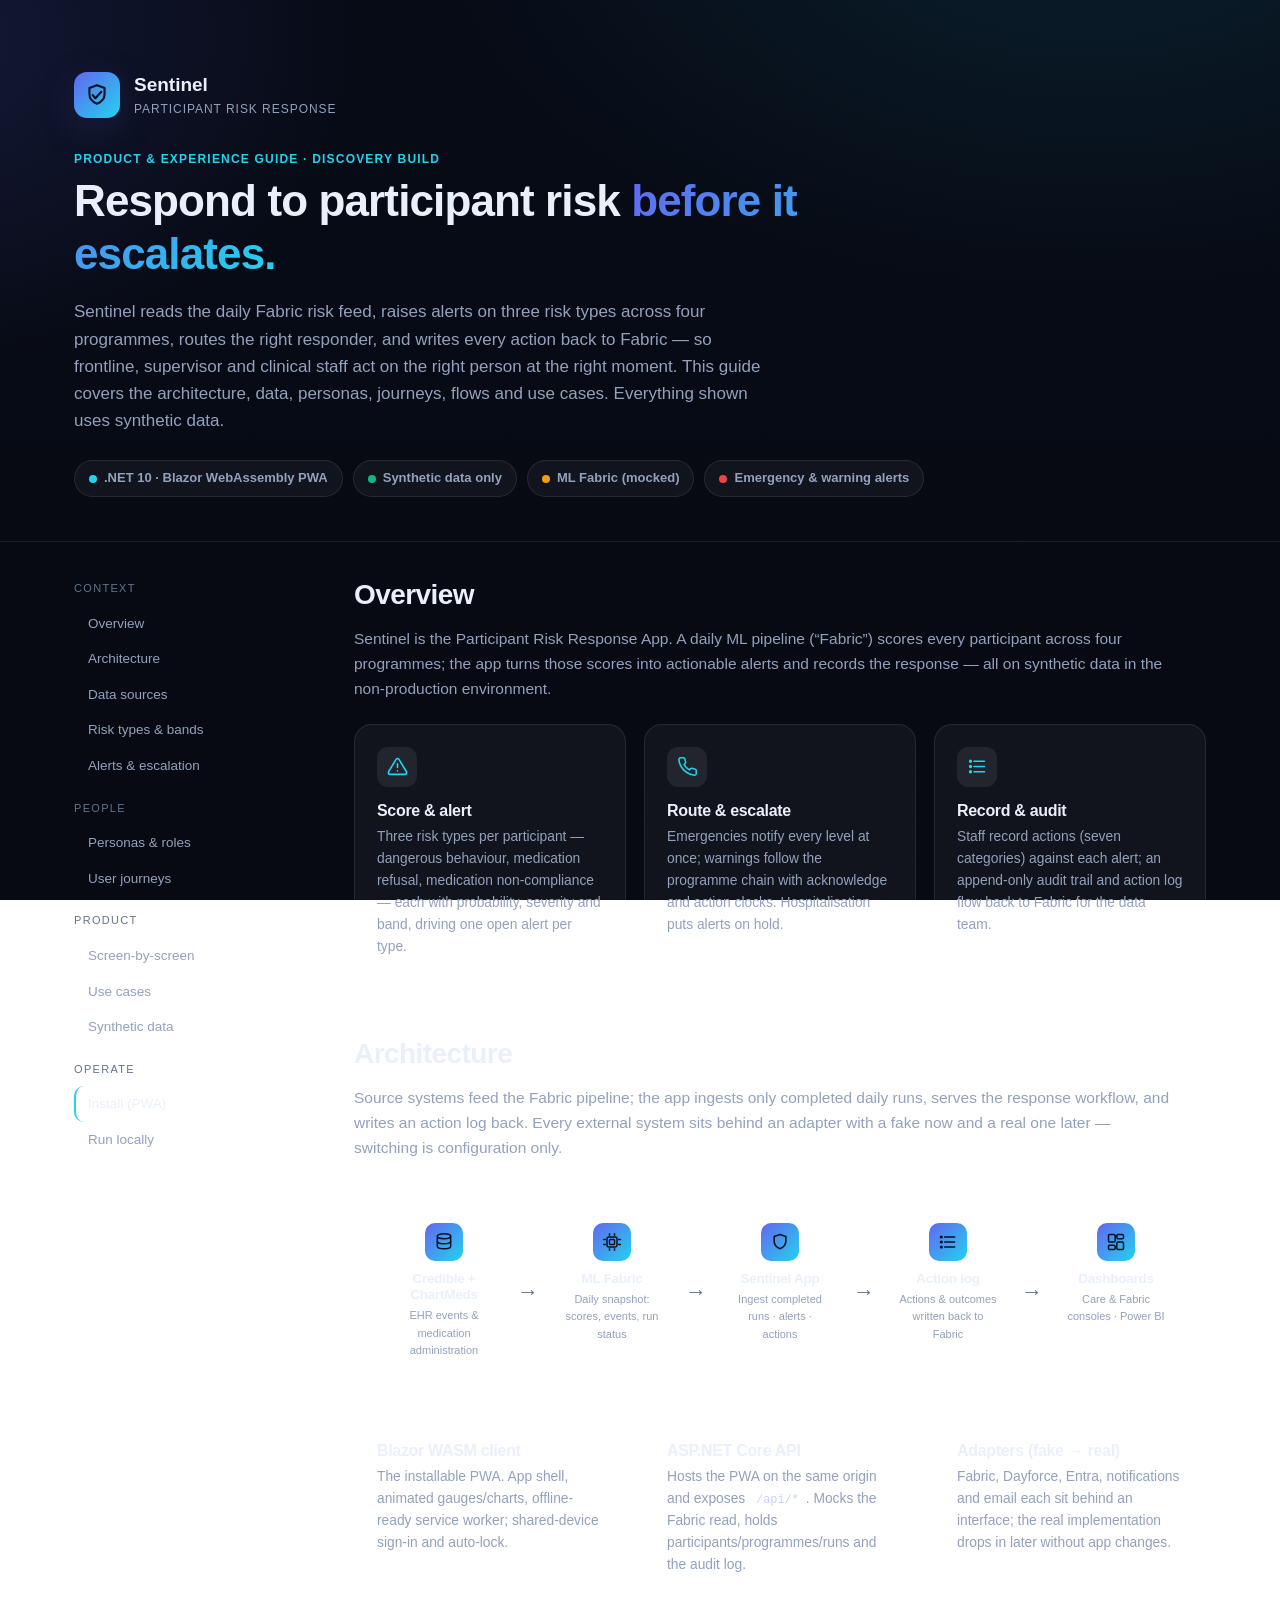
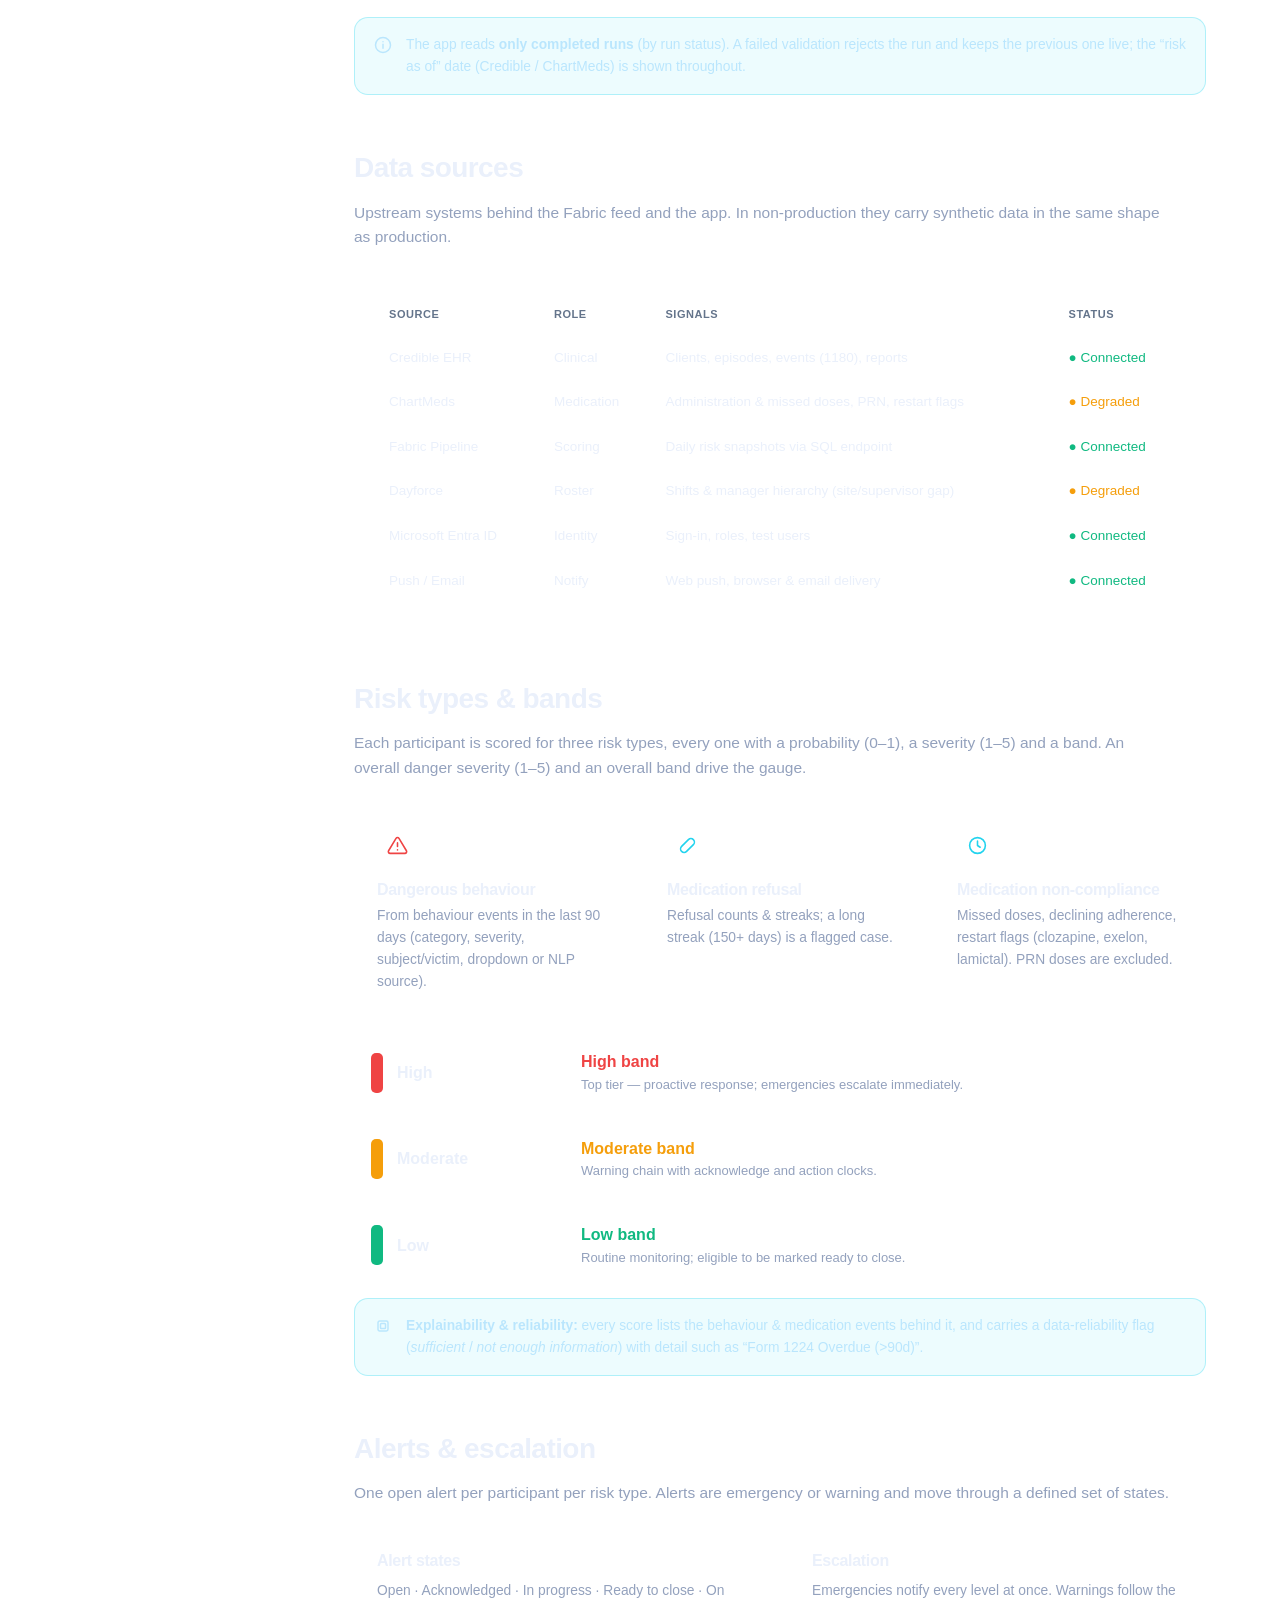
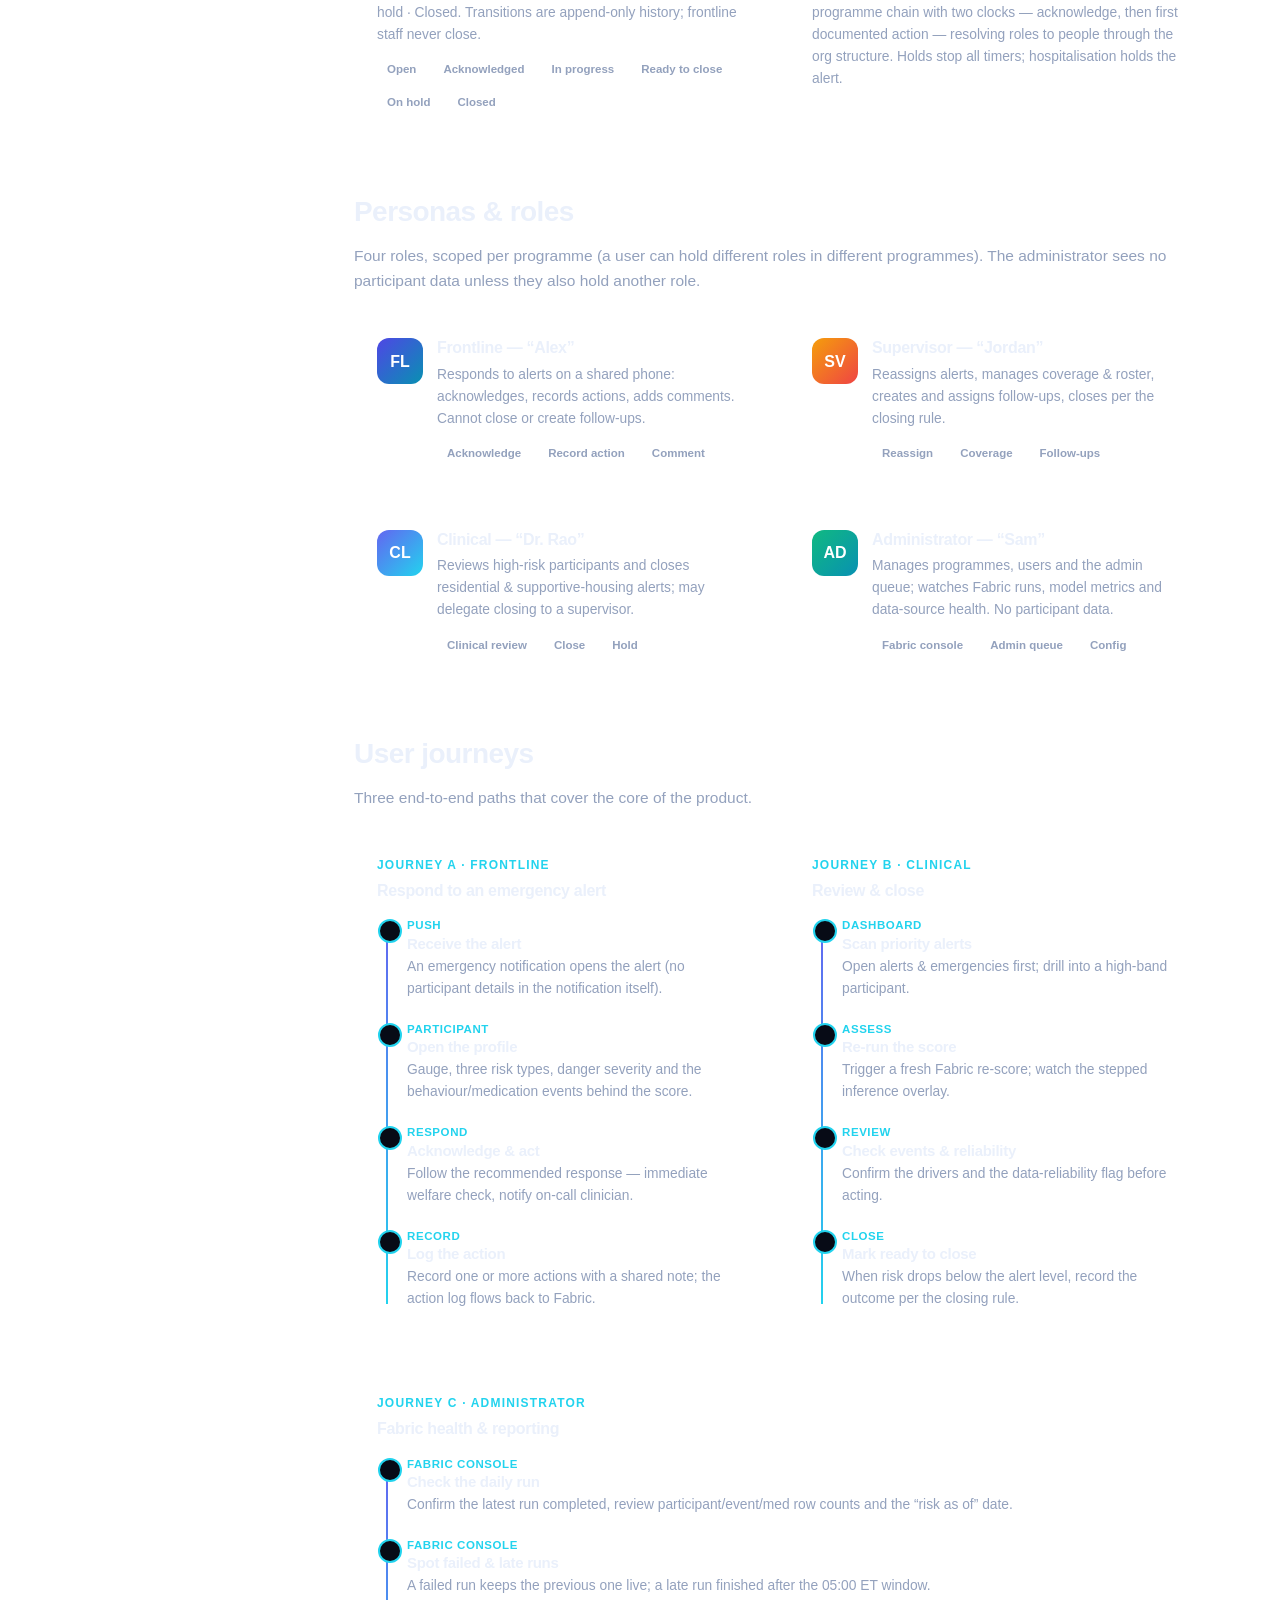
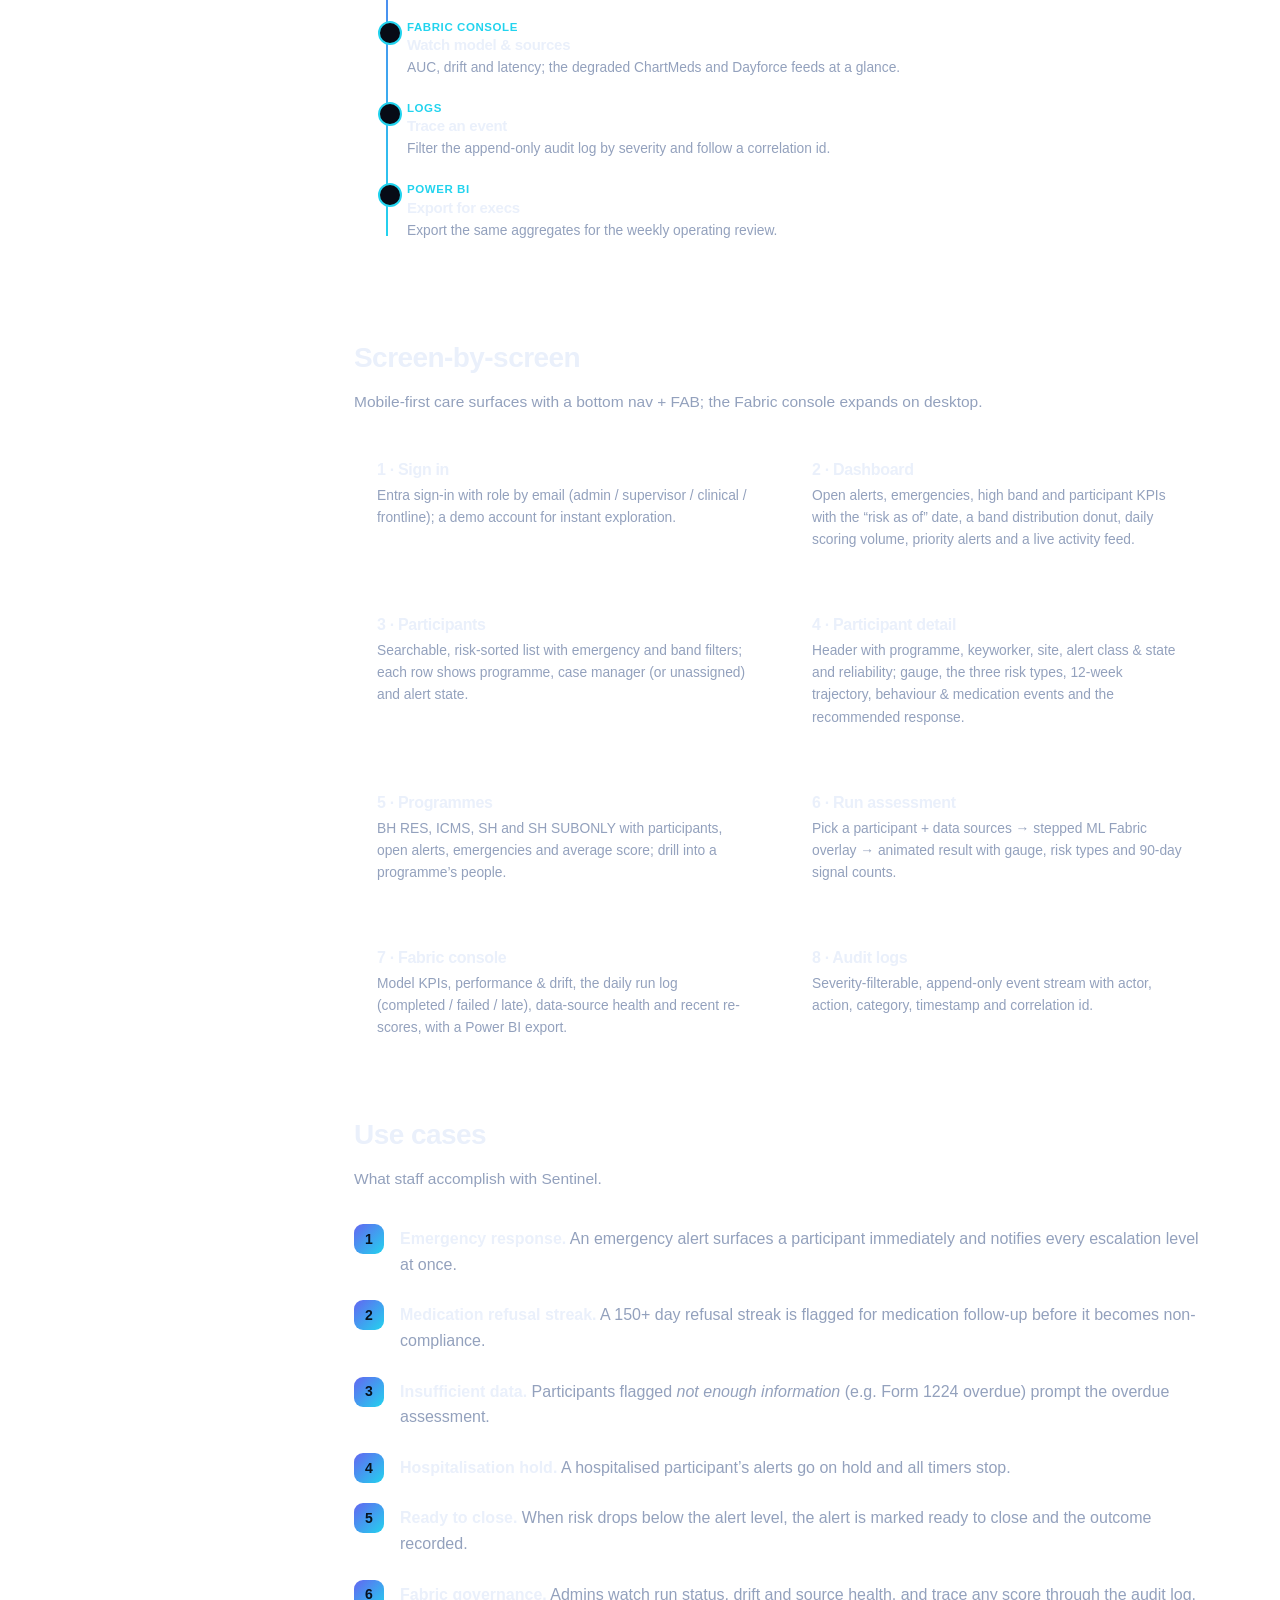
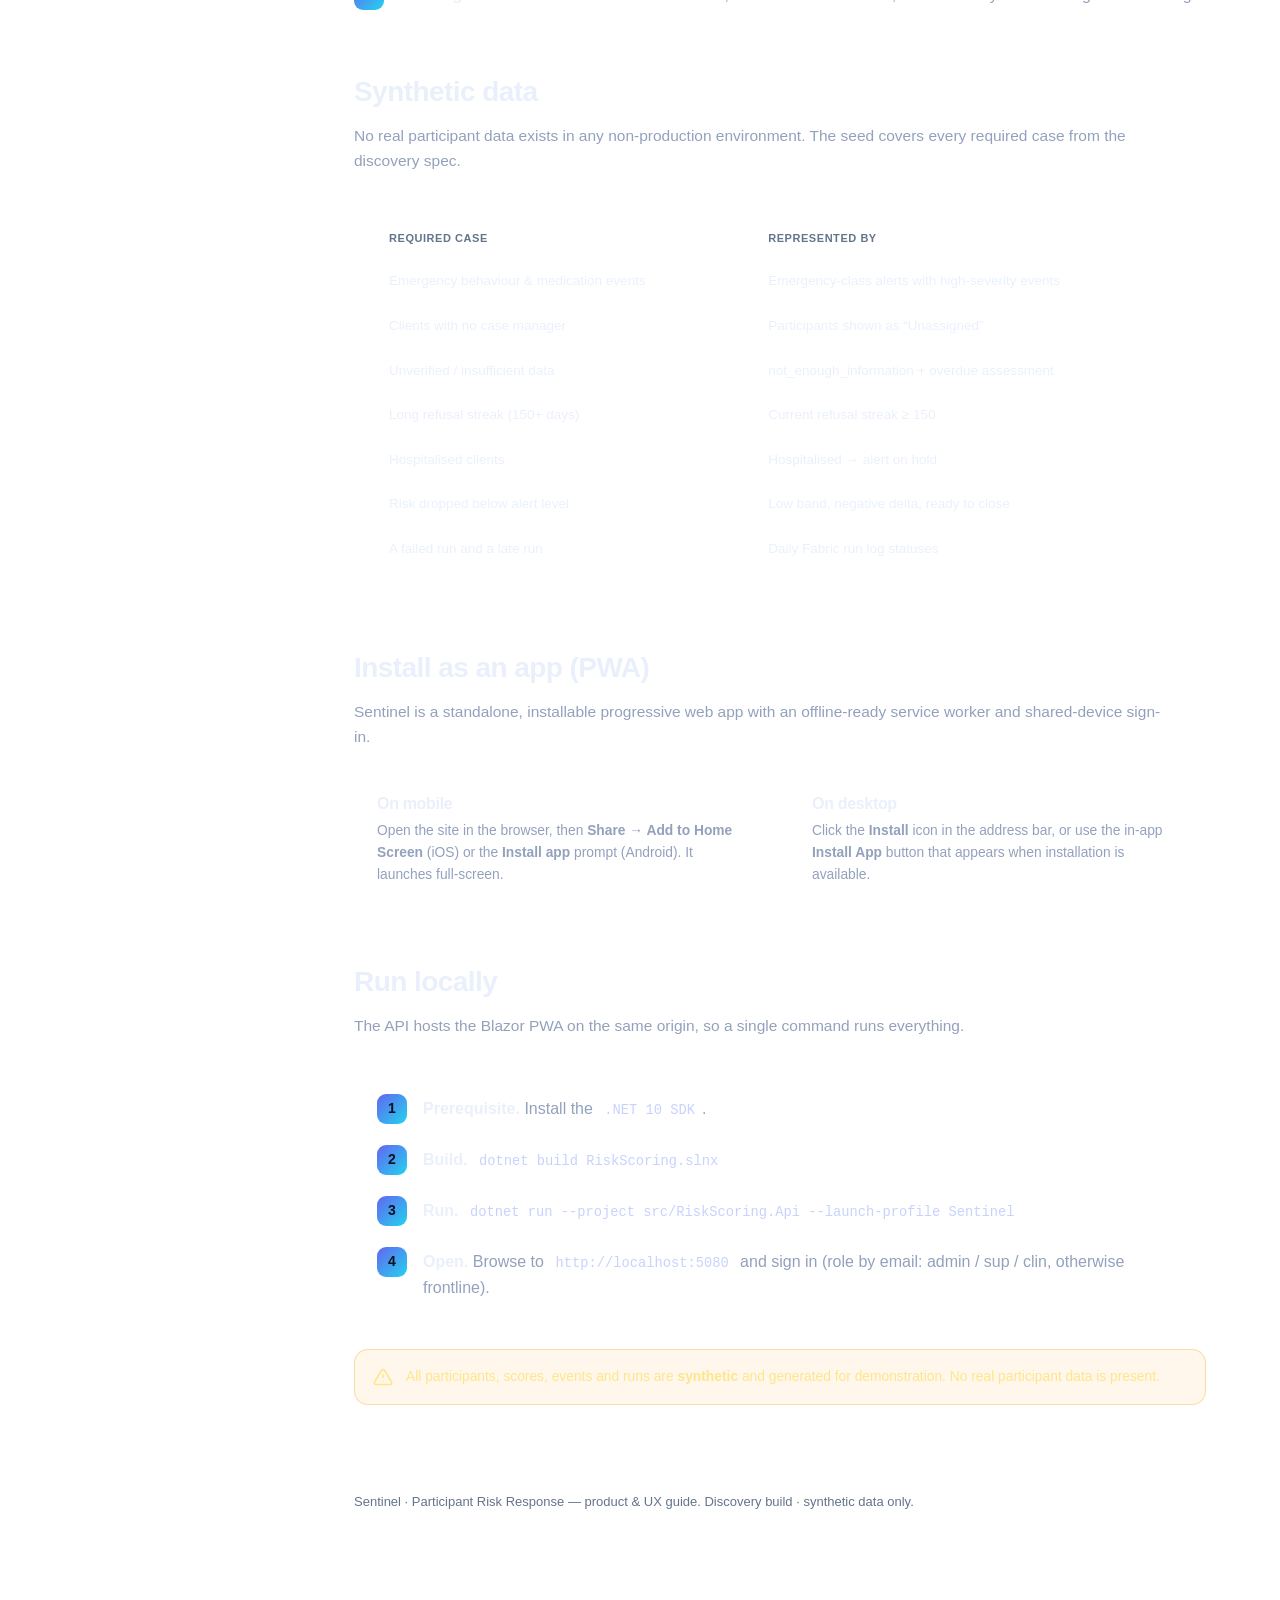
<file: guide.html>
<!DOCTYPE html>
<html lang="en">
<head>
<meta charset="utf-8" />
<meta name="viewport" content="width=device-width, initial-scale=1" />
<title>Sentinel · Participant Risk Response — Product &amp; UX Guide</title>
<style>
    :root{
        --bg:#070b16; --surface:rgba(255,255,255,.045); --surface2:rgba(255,255,255,.07);
        --stroke:rgba(255,255,255,.09); --stroke2:rgba(255,255,255,.16);
        --text:#eaf0fb; --muted:#93a1bd; --faint:#64748b;
        --brand:#6366f1; --brand2:#22d3ee; --grad:linear-gradient(135deg,#6366f1,#22d3ee);
        --low:#10b981; --mod:#f59e0b; --high:#ef4444;
        --r:18px; --pill:999px; --ease:cubic-bezier(.22,1,.36,1);
    }
    *{box-sizing:border-box}
    html{scroll-behavior:smooth}
    body{
        margin:0; font-family:'Inter',-apple-system,BlinkMacSystemFont,'Segoe UI',Roboto,sans-serif;
        color:var(--text); background:
            radial-gradient(1100px 650px at 85% -10%,rgba(34,211,238,.10),transparent 60%),
            radial-gradient(900px 600px at -10% 5%,rgba(99,102,241,.16),transparent 55%),
            linear-gradient(180deg,#070b16,#070a12);
        background-attachment:fixed; line-height:1.6;
    }
    a{color:var(--brand2); text-decoration:none}
    h1,h2,h3,h4{letter-spacing:-.02em; line-height:1.2; margin:0}
    code{font-family:'JetBrains Mono',ui-monospace,monospace; background:var(--surface2); padding:2px 7px; border-radius:6px; font-size:.86em; color:#c7d2fe}
    .wrap{max-width:1180px; margin:0 auto; padding:0 24px}
    .layout{display:grid; grid-template-columns:240px 1fr; gap:40px; align-items:start}

    header.hero{padding:70px 0 44px; border-bottom:1px solid var(--stroke)}
    .brand{display:flex; align-items:center; gap:14px; margin-bottom:30px}
    .mark{width:46px; height:46px; border-radius:13px; background:var(--grad); display:grid; place-items:center; box-shadow:0 10px 40px -12px rgba(99,102,241,.5)}
    .mark svg{width:26px;height:26px}
    .brand .nm{font-size:19px; font-weight:800}
    .brand .sb{font-size:12px; color:var(--muted); text-transform:uppercase; letter-spacing:.08em}
    .hero h1{font-size:44px; font-weight:800; max-width:780px}
    .hero h1 .g{background:var(--grad); -webkit-background-clip:text; background-clip:text; color:transparent}
    .hero p{font-size:17px; color:var(--muted); max-width:700px; margin-top:18px}
    .tags{display:flex; flex-wrap:wrap; gap:10px; margin-top:26px}
    .tag{display:inline-flex; align-items:center; gap:7px; padding:7px 14px; border-radius:var(--pill); background:var(--surface); border:1px solid var(--stroke); font-size:13px; font-weight:600; color:var(--muted)}
    .dot{width:8px;height:8px;border-radius:50%}

    nav.toc{position:sticky; top:24px; padding:22px 0}
    nav.toc .t{font-size:11px; text-transform:uppercase; letter-spacing:.12em; color:var(--faint); margin:16px 0 8px}
    nav.toc a{display:block; padding:7px 12px; border-radius:10px; color:var(--muted); font-size:13.5px; font-weight:500; border-left:2px solid transparent}
    nav.toc a:hover{color:var(--text); background:var(--surface)}
    nav.toc a.active{color:var(--text); background:var(--surface2); border-left-color:var(--brand2)}

    main{padding:36px 0 120px; min-width:0}
    section{margin-bottom:56px; scroll-margin-top:24px}
    section > h2{font-size:28px; font-weight:800; margin-bottom:8px}
    section > .lead{color:var(--muted); font-size:15.5px; margin-bottom:22px; max-width:820px}
    .kicker{font-size:12px; text-transform:uppercase; letter-spacing:.1em; color:var(--brand2); font-weight:700; margin-bottom:6px}

    .card{background:var(--surface); border:1px solid var(--stroke); border-radius:var(--r); padding:22px}
    .grid{display:grid; gap:18px}
    .g2{grid-template-columns:repeat(2,1fr)}
    .g3{grid-template-columns:repeat(3,1fr)}
    .g4{grid-template-columns:repeat(4,1fr)}
    .card h3{font-size:16px; margin-bottom:6px}
    .card p{color:var(--muted); font-size:13.8px; margin:0}
    .ic{width:40px;height:40px;border-radius:11px;background:var(--surface2);display:grid;place-items:center;color:var(--brand2);margin-bottom:14px}
    .ic svg{width:21px;height:21px}

    .pipe{display:flex; align-items:stretch; gap:0; flex-wrap:wrap}
    .stage{flex:1; min-width:130px; background:var(--surface); border:1px solid var(--stroke); border-radius:14px; padding:16px; text-align:center}
    .stage .si{width:38px;height:38px;border-radius:10px;background:var(--grad);display:grid;place-items:center;margin:0 auto 10px;color:#06121f}
    .stage .si svg{width:20px;height:20px}
    .stage h4{font-size:13.5px}
    .stage p{font-size:11px;color:var(--muted);margin-top:4px}
    .arrow{display:grid;place-items:center;color:var(--faint);padding:0 6px;font-size:22px}

    .band{display:flex; align-items:center; gap:14px; padding:14px 16px; border-radius:12px; background:var(--surface); border:1px solid var(--stroke); margin-bottom:10px}
    .band .sw{width:12px;height:40px;border-radius:5px;flex:none}
    .band .rng{font-weight:800; font-size:16px; width:170px}
    .band .nm{font-weight:700}
    .band .ds{color:var(--muted); font-size:13px}

    .journey{position:relative; padding-left:30px}
    .journey::before{content:"";position:absolute;left:9px;top:6px;bottom:6px;width:2px;background:linear-gradient(180deg,var(--brand),var(--brand2))}
    .step{position:relative; margin-bottom:20px}
    .step::before{content:"";position:absolute;left:-29px;top:3px;width:20px;height:20px;border-radius:50%;background:var(--bg);border:2px solid var(--brand2)}
    .step h4{font-size:15px; margin-bottom:3px}
    .step p{color:var(--muted); font-size:13.8px; margin:0}
    .step .scr{font-size:11.5px; color:var(--brand2); font-weight:600; text-transform:uppercase; letter-spacing:.05em}

    .persona{display:flex; gap:14px; align-items:flex-start}
    .av{width:46px;height:46px;border-radius:12px;display:grid;place-items:center;font-weight:800;color:#fff;flex:none;background:linear-gradient(135deg,#4f46e5,#0891b2)}
    .chiplist{display:flex;flex-wrap:wrap;gap:7px;margin-top:10px}
    .mini{font-size:11.5px;padding:4px 10px;border-radius:var(--pill);background:var(--surface2);color:var(--muted);font-weight:600}

    table{width:100%; border-collapse:collapse; font-size:13.5px}
    th,td{text-align:left; padding:11px 12px; border-bottom:1px solid var(--stroke)}
    th{color:var(--faint); font-weight:700; text-transform:uppercase; font-size:11px; letter-spacing:.05em}
    td .b{font-weight:700}

    .steps-num{counter-reset:s; list-style:none; padding:0; margin:0}
    .steps-num li{counter-increment:s; position:relative; padding:12px 0 12px 46px; border-bottom:1px solid var(--stroke)}
    .steps-num li:last-child{border-bottom:none}
    .steps-num li::before{content:counter(s);position:absolute;left:0;top:10px;width:30px;height:30px;border-radius:9px;background:var(--grad);color:#06121f;font-weight:800;display:grid;place-items:center;font-size:14px}
    .steps-num b{color:var(--text)}
    .steps-num span{color:var(--muted)}

    .callout{display:flex; gap:13px; padding:16px 18px; border-radius:14px; background:rgba(34,211,238,.08); border:1px solid rgba(34,211,238,.3); font-size:13.8px; color:#bae6fd}
    .callout.warn{background:rgba(245,158,11,.08);border-color:rgba(245,158,11,.3);color:#fde68a}
    .callout svg{width:20px;height:20px;flex:none;margin-top:1px}

    footer{border-top:1px solid var(--stroke); padding:30px 0; color:var(--faint); font-size:13px}
    @media(max-width:900px){
        .layout{grid-template-columns:1fr}
        nav.toc{position:static; border-bottom:1px solid var(--stroke); padding-bottom:16px}
        .g2,.g3,.g4{grid-template-columns:1fr}
        .hero h1{font-size:32px}
    }
</style>
</head>
<body>

<header class="hero">
    <div class="wrap">
        <div class="brand">
            <div class="mark"><svg viewBox="0 0 24 24" fill="none" stroke="#06121f" stroke-width="1.9" stroke-linecap="round" stroke-linejoin="round"><path d="M12 3l7 2.5V11c0 4.5-3 7.5-7 9-4-1.5-7-4.5-7-9V5.5z"/><path d="M8 12l2.5 3L16 9"/></svg></div>
            <div><div class="nm">Sentinel</div><div class="sb">Participant Risk Response</div></div>
        </div>
        <div class="kicker">Product &amp; Experience Guide · Discovery build</div>
        <h1>Respond to participant risk <span class="g">before it escalates.</span></h1>
        <p>Sentinel reads the daily Fabric risk feed, raises alerts on three risk types across four programmes, routes the right responder, and writes every action back to Fabric — so frontline, supervisor and clinical staff act on the right person at the right moment. This guide covers the architecture, data, personas, journeys, flows and use cases. Everything shown uses synthetic data.</p>
        <div class="tags">
            <span class="tag"><span class="dot" style="background:var(--brand2)"></span>.NET 10 · Blazor WebAssembly PWA</span>
            <span class="tag"><span class="dot" style="background:var(--low)"></span>Synthetic data only</span>
            <span class="tag"><span class="dot" style="background:var(--mod)"></span>ML Fabric (mocked)</span>
            <span class="tag"><span class="dot" style="background:var(--high)"></span>Emergency &amp; warning alerts</span>
        </div>
    </div>
</header>

<div class="wrap">
<div class="layout">

    <nav class="toc" id="toc">
        <div class="t">Context</div>
        <a href="#overview">Overview</a>
        <a href="#architecture">Architecture</a>
        <a href="#sources">Data sources</a>
        <a href="#model">Risk types &amp; bands</a>
        <a href="#alerts">Alerts &amp; escalation</a>
        <div class="t">People</div>
        <a href="#personas">Personas &amp; roles</a>
        <a href="#journeys">User journeys</a>
        <div class="t">Product</div>
        <a href="#screens">Screen-by-screen</a>
        <a href="#usecases">Use cases</a>
        <a href="#data">Synthetic data</a>
        <div class="t">Operate</div>
        <a href="#pwa">Install (PWA)</a>
        <a href="#run">Run locally</a>
    </nav>

    <main>

    <section id="overview">
        <h2>Overview</h2>
        <p class="lead">Sentinel is the Participant Risk Response App. A daily ML pipeline (“Fabric”) scores every participant across four programmes; the app turns those scores into actionable alerts and records the response — all on synthetic data in the non-production environment.</p>
        <div class="grid g3">
            <div class="card">
                <div class="ic"><svg viewBox="0 0 24 24" fill="none" stroke="currentColor" stroke-width="1.8" stroke-linecap="round" stroke-linejoin="round"><path d="M12 9v4M12 17h.01"/><path d="M10.3 3.9 1.8 18a2 2 0 0 0 1.7 3h17a2 2 0 0 0 1.7-3L13.7 3.9a2 2 0 0 0-3.4 0z"/></svg></div>
                <h3>Score &amp; alert</h3>
                <p>Three risk types per participant — dangerous behaviour, medication refusal, medication non-compliance — each with probability, severity and band, driving one open alert per type.</p>
            </div>
            <div class="card">
                <div class="ic"><svg viewBox="0 0 24 24" fill="none" stroke="currentColor" stroke-width="1.8" stroke-linecap="round" stroke-linejoin="round"><path d="M22 16.9v3a2 2 0 0 1-2.2 2 19.8 19.8 0 0 1-8.6-3 19.5 19.5 0 0 1-6-6 19.8 19.8 0 0 1-3-8.6A2 2 0 0 1 4.1 2h3a2 2 0 0 1 2 1.7c.1 1 .4 1.9.7 2.8a2 2 0 0 1-.5 2.1L8.1 9.9a16 16 0 0 0 6 6l1.3-1.3a2 2 0 0 1 2.1-.5c.9.3 1.8.6 2.8.7a2 2 0 0 1 1.7 2z"/></svg></div>
                <h3>Route &amp; escalate</h3>
                <p>Emergencies notify every level at once; warnings follow the programme chain with acknowledge and action clocks. Hospitalisation puts alerts on hold.</p>
            </div>
            <div class="card">
                <div class="ic"><svg viewBox="0 0 24 24" fill="none" stroke="currentColor" stroke-width="1.8" stroke-linecap="round" stroke-linejoin="round"><path d="M8 6h12M8 12h12M8 18h12"/><circle cx="4" cy="6" r="1"/><circle cx="4" cy="12" r="1"/><circle cx="4" cy="18" r="1"/></svg></div>
                <h3>Record &amp; audit</h3>
                <p>Staff record actions (seven categories) against each alert; an append-only audit trail and action log flow back to Fabric for the data team.</p>
            </div>
        </div>
    </section>

    <section id="architecture">
        <h2>Architecture</h2>
        <p class="lead">Source systems feed the Fabric pipeline; the app ingests only completed daily runs, serves the response workflow, and writes an action log back. Every external system sits behind an adapter with a fake now and a real one later — switching is configuration only.</p>
        <div class="card">
            <div class="pipe">
                <div class="stage"><div class="si"><svg viewBox="0 0 24 24" fill="none" stroke="currentColor" stroke-width="1.8" stroke-linecap="round" stroke-linejoin="round"><ellipse cx="12" cy="5" rx="8" ry="3"/><path d="M4 5v6c0 1.7 3.6 3 8 3s8-1.3 8-3V5"/><path d="M4 11v6c0 1.7 3.6 3 8 3s8-1.3 8-3v-6"/></svg></div><h4>Credible + ChartMeds</h4><p>EHR events &amp; medication administration</p></div>
                <div class="arrow">&rarr;</div>
                <div class="stage"><div class="si"><svg viewBox="0 0 24 24" fill="none" stroke="currentColor" stroke-width="1.8" stroke-linecap="round" stroke-linejoin="round"><rect x="6" y="6" width="12" height="12" rx="2"/><rect x="9" y="9" width="6" height="6" rx="1"/><path d="M9 2v2M15 2v2M9 20v2M15 20v2M2 9h2M2 15h2M20 9h2M20 15h2"/></svg></div><h4>ML Fabric</h4><p>Daily snapshot: scores, events, run status</p></div>
                <div class="arrow">&rarr;</div>
                <div class="stage"><div class="si"><svg viewBox="0 0 24 24" fill="none" stroke="#06121f" stroke-width="1.9" stroke-linecap="round" stroke-linejoin="round"><path d="M12 3l7 2.5V11c0 4.5-3 7.5-7 9-4-1.5-7-4.5-7-9V5.5z"/></svg></div><h4>Sentinel App</h4><p>Ingest completed runs · alerts · actions</p></div>
                <div class="arrow">&rarr;</div>
                <div class="stage"><div class="si"><svg viewBox="0 0 24 24" fill="none" stroke="currentColor" stroke-width="1.8" stroke-linecap="round" stroke-linejoin="round"><path d="M8 6h12M8 12h12M8 18h12"/><circle cx="4" cy="6" r="1"/><circle cx="4" cy="12" r="1"/><circle cx="4" cy="18" r="1"/></svg></div><h4>Action log</h4><p>Actions &amp; outcomes written back to Fabric</p></div>
                <div class="arrow">&rarr;</div>
                <div class="stage"><div class="si"><svg viewBox="0 0 24 24" fill="none" stroke="currentColor" stroke-width="1.8" stroke-linecap="round" stroke-linejoin="round"><rect x="3" y="3" width="8" height="9" rx="1.5"/><rect x="13" y="3" width="8" height="5" rx="1.5"/><rect x="13" y="12" width="8" height="9" rx="1.5"/><rect x="3" y="16" width="8" height="5" rx="1.5"/></svg></div><h4>Dashboards</h4><p>Care &amp; Fabric consoles · Power BI</p></div>
            </div>
        </div>
        <div class="grid g3" style="margin-top:18px">
            <div class="card"><h3>Blazor WASM client</h3><p>The installable PWA. App shell, animated gauges/charts, offline-ready service worker; shared-device sign-in and auto-lock.</p></div>
            <div class="card"><h3>ASP.NET Core API</h3><p>Hosts the PWA on the same origin and exposes <code>/api/*</code>. Mocks the Fabric read, holds participants/programmes/runs and the audit log.</p></div>
            <div class="card"><h3>Adapters (fake &rarr; real)</h3><p>Fabric, Dayforce, Entra, notifications and email each sit behind an interface; the real implementation drops in later without app changes.</p></div>
        </div>
        <div class="callout" style="margin-top:18px">
            <svg viewBox="0 0 24 24" fill="none" stroke="currentColor" stroke-width="1.8" stroke-linecap="round" stroke-linejoin="round"><circle cx="12" cy="12" r="9"/><path d="M12 11v5M12 8h.01"/></svg>
            <div>The app reads <b>only completed runs</b> (by run status). A failed validation rejects the run and keeps the previous one live; the “risk as of” date (Credible / ChartMeds) is shown throughout.</div>
        </div>
    </section>

    <section id="sources">
        <h2>Data sources</h2>
        <p class="lead">Upstream systems behind the Fabric feed and the app. In non-production they carry synthetic data in the same shape as production.</p>
        <div class="card">
            <table>
                <thead><tr><th>Source</th><th>Role</th><th>Signals</th><th>Status</th></tr></thead>
                <tbody>
                    <tr><td class="b">Credible EHR</td><td>Clinical</td><td>Clients, episodes, events (1180), reports</td><td style="color:var(--low)">● Connected</td></tr>
                    <tr><td class="b">ChartMeds</td><td>Medication</td><td>Administration &amp; missed doses, PRN, restart flags</td><td style="color:var(--mod)">● Degraded</td></tr>
                    <tr><td class="b">Fabric Pipeline</td><td>Scoring</td><td>Daily risk snapshots via SQL endpoint</td><td style="color:var(--low)">● Connected</td></tr>
                    <tr><td class="b">Dayforce</td><td>Roster</td><td>Shifts &amp; manager hierarchy (site/supervisor gap)</td><td style="color:var(--mod)">● Degraded</td></tr>
                    <tr><td class="b">Microsoft Entra ID</td><td>Identity</td><td>Sign-in, roles, test users</td><td style="color:var(--low)">● Connected</td></tr>
                    <tr><td class="b">Push / Email</td><td>Notify</td><td>Web push, browser &amp; email delivery</td><td style="color:var(--low)">● Connected</td></tr>
                </tbody>
            </table>
        </div>
    </section>

    <section id="model">
        <h2>Risk types &amp; bands</h2>
        <p class="lead">Each participant is scored for three risk types, every one with a probability (0–1), a severity (1–5) and a band. An overall danger severity (1–5) and an overall band drive the gauge.</p>
        <div class="grid g3" style="margin-bottom:18px">
            <div class="card"><div class="ic" style="color:var(--high)"><svg viewBox="0 0 24 24" fill="none" stroke="currentColor" stroke-width="1.8" stroke-linecap="round" stroke-linejoin="round"><path d="M12 9v4M12 17h.01"/><path d="M10.3 3.9 1.8 18a2 2 0 0 0 1.7 3h17a2 2 0 0 0 1.7-3L13.7 3.9a2 2 0 0 0-3.4 0z"/></svg></div><h3>Dangerous behaviour</h3><p>From behaviour events in the last 90 days (category, severity, subject/victim, dropdown or NLP source).</p></div>
            <div class="card"><div class="ic"><svg viewBox="0 0 24 24" fill="none" stroke="currentColor" stroke-width="1.8" stroke-linecap="round" stroke-linejoin="round"><rect x="2.5" y="8" width="19" height="8" rx="4" transform="rotate(-45 12 12)"/></svg></div><h3>Medication refusal</h3><p>Refusal counts &amp; streaks; a long streak (150+ days) is a flagged case.</p></div>
            <div class="card"><div class="ic"><svg viewBox="0 0 24 24" fill="none" stroke="currentColor" stroke-width="1.8" stroke-linecap="round" stroke-linejoin="round"><circle cx="12" cy="12" r="9"/><path d="M12 7v5l3 2"/></svg></div><h3>Medication non-compliance</h3><p>Missed doses, declining adherence, restart flags (clozapine, exelon, lamictal). PRN doses are excluded.</p></div>
        </div>
        <div class="band"><span class="sw" style="background:var(--high)"></span><span class="rng">High</span><div><div class="nm" style="color:var(--high)">High band</div><div class="ds">Top tier — proactive response; emergencies escalate immediately.</div></div></div>
        <div class="band"><span class="sw" style="background:var(--mod)"></span><span class="rng">Moderate</span><div><div class="nm" style="color:var(--mod)">Moderate band</div><div class="ds">Warning chain with acknowledge and action clocks.</div></div></div>
        <div class="band"><span class="sw" style="background:var(--low)"></span><span class="rng">Low</span><div><div class="nm" style="color:var(--low)">Low band</div><div class="ds">Routine monitoring; eligible to be marked ready to close.</div></div></div>
        <div class="callout" style="margin-top:14px">
            <svg viewBox="0 0 24 24" fill="none" stroke="currentColor" stroke-width="1.8" stroke-linecap="round" stroke-linejoin="round"><rect x="6" y="6" width="12" height="12" rx="2"/><rect x="9" y="9" width="6" height="6" rx="1"/></svg>
            <div><b>Explainability &amp; reliability:</b> every score lists the behaviour &amp; medication events behind it, and carries a data-reliability flag (<em>sufficient</em> / <em>not enough information</em>) with detail such as “Form 1224 Overdue (&gt;90d)”.</div>
        </div>
    </section>

    <section id="alerts">
        <h2>Alerts &amp; escalation</h2>
        <p class="lead">One open alert per participant per risk type. Alerts are emergency or warning and move through a defined set of states.</p>
        <div class="grid g2">
            <div class="card">
                <h3 style="margin-bottom:10px">Alert states</h3>
                <p>Open · Acknowledged · In progress · Ready to close · On hold · Closed. Transitions are append-only history; frontline staff never close.</p>
                <div class="chiplist">
                    <span class="mini">Open</span><span class="mini">Acknowledged</span><span class="mini">In progress</span>
                    <span class="mini">Ready to close</span><span class="mini">On hold</span><span class="mini">Closed</span>
                </div>
            </div>
            <div class="card">
                <h3 style="margin-bottom:10px">Escalation</h3>
                <p>Emergencies notify every level at once. Warnings follow the programme chain with two clocks — acknowledge, then first documented action — resolving roles to people through the org structure. Holds stop all timers; hospitalisation holds the alert.</p>
            </div>
        </div>
    </section>

    <section id="personas">
        <h2>Personas &amp; roles</h2>
        <p class="lead">Four roles, scoped per programme (a user can hold different roles in different programmes). The administrator sees no participant data unless they also hold another role.</p>
        <div class="grid g2">
            <div class="card"><div class="persona"><div class="av">FL</div><div><h3>Frontline — “Alex”</h3><p>Responds to alerts on a shared phone: acknowledges, records actions, adds comments. Cannot close or create follow-ups.</p><div class="chiplist"><span class="mini">Acknowledge</span><span class="mini">Record action</span><span class="mini">Comment</span></div></div></div></div>
            <div class="card"><div class="persona"><div class="av" style="background:linear-gradient(135deg,#f59e0b,#ef4444)">SV</div><div><h3>Supervisor — “Jordan”</h3><p>Reassigns alerts, manages coverage &amp; roster, creates and assigns follow-ups, closes per the closing rule.</p><div class="chiplist"><span class="mini">Reassign</span><span class="mini">Coverage</span><span class="mini">Follow-ups</span></div></div></div></div>
            <div class="card"><div class="persona"><div class="av" style="background:linear-gradient(135deg,#6366f1,#22d3ee)">CL</div><div><h3>Clinical — “Dr. Rao”</h3><p>Reviews high-risk participants and closes residential &amp; supportive-housing alerts; may delegate closing to a supervisor.</p><div class="chiplist"><span class="mini">Clinical review</span><span class="mini">Close</span><span class="mini">Hold</span></div></div></div></div>
            <div class="card"><div class="persona"><div class="av" style="background:linear-gradient(135deg,#10b981,#0891b2)">AD</div><div><h3>Administrator — “Sam”</h3><p>Manages programmes, users and the admin queue; watches Fabric runs, model metrics and data-source health. No participant data.</p><div class="chiplist"><span class="mini">Fabric console</span><span class="mini">Admin queue</span><span class="mini">Config</span></div></div></div></div>
        </div>
    </section>

    <section id="journeys">
        <h2>User journeys</h2>
        <p class="lead">Three end-to-end paths that cover the core of the product.</p>
        <div class="grid g2">
            <div class="card">
                <div class="kicker">Journey A · Frontline</div>
                <h3 style="margin-bottom:16px">Respond to an emergency alert</h3>
                <div class="journey">
                    <div class="step"><div class="scr">Push</div><h4>Receive the alert</h4><p>An emergency notification opens the alert (no participant details in the notification itself).</p></div>
                    <div class="step"><div class="scr">Participant</div><h4>Open the profile</h4><p>Gauge, three risk types, danger severity and the behaviour/medication events behind the score.</p></div>
                    <div class="step"><div class="scr">Respond</div><h4>Acknowledge &amp; act</h4><p>Follow the recommended response — immediate welfare check, notify on-call clinician.</p></div>
                    <div class="step"><div class="scr">Record</div><h4>Log the action</h4><p>Record one or more actions with a shared note; the action log flows back to Fabric.</p></div>
                </div>
            </div>
            <div class="card">
                <div class="kicker">Journey B · Clinical</div>
                <h3 style="margin-bottom:16px">Review &amp; close</h3>
                <div class="journey">
                    <div class="step"><div class="scr">Dashboard</div><h4>Scan priority alerts</h4><p>Open alerts &amp; emergencies first; drill into a high-band participant.</p></div>
                    <div class="step"><div class="scr">Assess</div><h4>Re-run the score</h4><p>Trigger a fresh Fabric re-score; watch the stepped inference overlay.</p></div>
                    <div class="step"><div class="scr">Review</div><h4>Check events &amp; reliability</h4><p>Confirm the drivers and the data-reliability flag before acting.</p></div>
                    <div class="step"><div class="scr">Close</div><h4>Mark ready to close</h4><p>When risk drops below the alert level, record the outcome per the closing rule.</p></div>
                </div>
            </div>
        </div>
        <div class="card" style="margin-top:18px">
            <div class="kicker">Journey C · Administrator</div>
            <h3 style="margin-bottom:16px">Fabric health &amp; reporting</h3>
            <div class="journey">
                <div class="step"><div class="scr">Fabric Console</div><h4>Check the daily run</h4><p>Confirm the latest run completed, review participant/event/med row counts and the “risk as of” date.</p></div>
                <div class="step"><div class="scr">Fabric Console</div><h4>Spot failed &amp; late runs</h4><p>A failed run keeps the previous one live; a late run finished after the 05:00 ET window.</p></div>
                <div class="step"><div class="scr">Fabric Console</div><h4>Watch model &amp; sources</h4><p>AUC, drift and latency; the degraded ChartMeds and Dayforce feeds at a glance.</p></div>
                <div class="step"><div class="scr">Logs</div><h4>Trace an event</h4><p>Filter the append-only audit log by severity and follow a correlation id.</p></div>
                <div class="step"><div class="scr">Power BI</div><h4>Export for execs</h4><p>Export the same aggregates for the weekly operating review.</p></div>
            </div>
        </div>
    </section>

    <section id="screens">
        <h2>Screen-by-screen</h2>
        <p class="lead">Mobile-first care surfaces with a bottom nav + FAB; the Fabric console expands on desktop.</p>
        <div class="grid g2">
            <div class="card"><h3>1 · Sign in</h3><p>Entra sign-in with role by email (admin / supervisor / clinical / frontline); a demo account for instant exploration.</p></div>
            <div class="card"><h3>2 · Dashboard</h3><p>Open alerts, emergencies, high band and participant KPIs with the “risk as of” date, a band distribution donut, daily scoring volume, priority alerts and a live activity feed.</p></div>
            <div class="card"><h3>3 · Participants</h3><p>Searchable, risk-sorted list with emergency and band filters; each row shows programme, case manager (or unassigned) and alert state.</p></div>
            <div class="card"><h3>4 · Participant detail</h3><p>Header with programme, keyworker, site, alert class &amp; state and reliability; gauge, the three risk types, 12-week trajectory, behaviour &amp; medication events and the recommended response.</p></div>
            <div class="card"><h3>5 · Programmes</h3><p>BH RES, ICMS, SH and SH SUBONLY with participants, open alerts, emergencies and average score; drill into a programme’s people.</p></div>
            <div class="card"><h3>6 · Run assessment</h3><p>Pick a participant + data sources → stepped ML Fabric overlay → animated result with gauge, risk types and 90-day signal counts.</p></div>
            <div class="card"><h3>7 · Fabric console</h3><p>Model KPIs, performance &amp; drift, the daily run log (completed / failed / late), data-source health and recent re-scores, with a Power BI export.</p></div>
            <div class="card"><h3>8 · Audit logs</h3><p>Severity-filterable, append-only event stream with actor, action, category, timestamp and correlation id.</p></div>
        </div>
    </section>

    <section id="usecases">
        <h2>Use cases</h2>
        <p class="lead">What staff accomplish with Sentinel.</p>
        <ol class="steps-num">
            <li><b>Emergency response.</b> <span>An emergency alert surfaces a participant immediately and notifies every escalation level at once.</span></li>
            <li><b>Medication refusal streak.</b> <span>A 150+ day refusal streak is flagged for medication follow-up before it becomes non-compliance.</span></li>
            <li><b>Insufficient data.</b> <span>Participants flagged <em>not enough information</em> (e.g. Form 1224 overdue) prompt the overdue assessment.</span></li>
            <li><b>Hospitalisation hold.</b> <span>A hospitalised participant’s alerts go on hold and all timers stop.</span></li>
            <li><b>Ready to close.</b> <span>When risk drops below the alert level, the alert is marked ready to close and the outcome recorded.</span></li>
            <li><b>Fabric governance.</b> <span>Admins watch run status, drift and source health, and trace any score through the audit log.</span></li>
        </ol>
    </section>

    <section id="data">
        <h2>Synthetic data</h2>
        <p class="lead">No real participant data exists in any non-production environment. The seed covers every required case from the discovery spec.</p>
        <div class="card">
            <table>
                <thead><tr><th>Required case</th><th>Represented by</th></tr></thead>
                <tbody>
                    <tr><td>Emergency behaviour &amp; medication events</td><td class="b">Emergency-class alerts with high-severity events</td></tr>
                    <tr><td>Clients with no case manager</td><td class="b">Participants shown as “Unassigned”</td></tr>
                    <tr><td>Unverified / insufficient data</td><td class="b">not_enough_information + overdue assessment</td></tr>
                    <tr><td>Long refusal streak (150+ days)</td><td class="b">Current refusal streak ≥ 150</td></tr>
                    <tr><td>Hospitalised clients</td><td class="b">Hospitalised → alert on hold</td></tr>
                    <tr><td>Risk dropped below alert level</td><td class="b">Low band, negative delta, ready to close</td></tr>
                    <tr><td>A failed run and a late run</td><td class="b">Daily Fabric run log statuses</td></tr>
                </tbody>
            </table>
        </div>
    </section>

    <section id="pwa">
        <h2>Install as an app (PWA)</h2>
        <p class="lead">Sentinel is a standalone, installable progressive web app with an offline-ready service worker and shared-device sign-in.</p>
        <div class="grid g2">
            <div class="card"><h3>On mobile</h3><p>Open the site in the browser, then <b>Share → Add to Home Screen</b> (iOS) or the <b>Install app</b> prompt (Android). It launches full-screen.</p></div>
            <div class="card"><h3>On desktop</h3><p>Click the <b>Install</b> icon in the address bar, or use the in-app <b>Install App</b> button that appears when installation is available.</p></div>
        </div>
    </section>

    <section id="run">
        <h2>Run locally</h2>
        <p class="lead">The API hosts the Blazor PWA on the same origin, so a single command runs everything.</p>
        <div class="card">
            <ol class="steps-num">
                <li><b>Prerequisite.</b> <span>Install the <code>.NET 10 SDK</code>.</span></li>
                <li><b>Build.</b> <span><code>dotnet build RiskScoring.slnx</code></span></li>
                <li><b>Run.</b> <span><code>dotnet run --project src/RiskScoring.Api --launch-profile Sentinel</code></span></li>
                <li><b>Open.</b> <span>Browse to <code>http://localhost:5080</code> and sign in (role by email: admin / sup / clin, otherwise frontline).</span></li>
            </ol>
        </div>
        <div class="callout warn" style="margin-top:14px">
            <svg viewBox="0 0 24 24" fill="none" stroke="currentColor" stroke-width="1.8" stroke-linecap="round" stroke-linejoin="round"><path d="M12 9v4M12 17h.01"/><path d="M10.3 3.9 1.8 18a2 2 0 0 0 1.7 3h17a2 2 0 0 0 1.7-3L13.7 3.9a2 2 0 0 0-3.4 0z"/></svg>
            <div>All participants, scores, events and runs are <b>synthetic</b> and generated for demonstration. No real participant data is present.</div>
        </div>
    </section>

    <footer>Sentinel · Participant Risk Response — product &amp; UX guide. Discovery build · synthetic data only.</footer>
    </main>
</div>
</div>

<script>
    const links = [...document.querySelectorAll('nav.toc a')];
    const map = new Map(links.map(a => [a.getAttribute('href').slice(1), a]));
    const obs = new IntersectionObserver((entries) => {
        entries.forEach(e => {
            if (e.isIntersecting) {
                links.forEach(l => l.classList.remove('active'));
                const a = map.get(e.target.id);
                if (a) a.classList.add('active');
            }
        });
    }, { rootMargin: '-10% 0px -80% 0px', threshold: 0 });
    document.querySelectorAll('main section').forEach(s => obs.observe(s));
</script>
</body>
</html>
</file>
